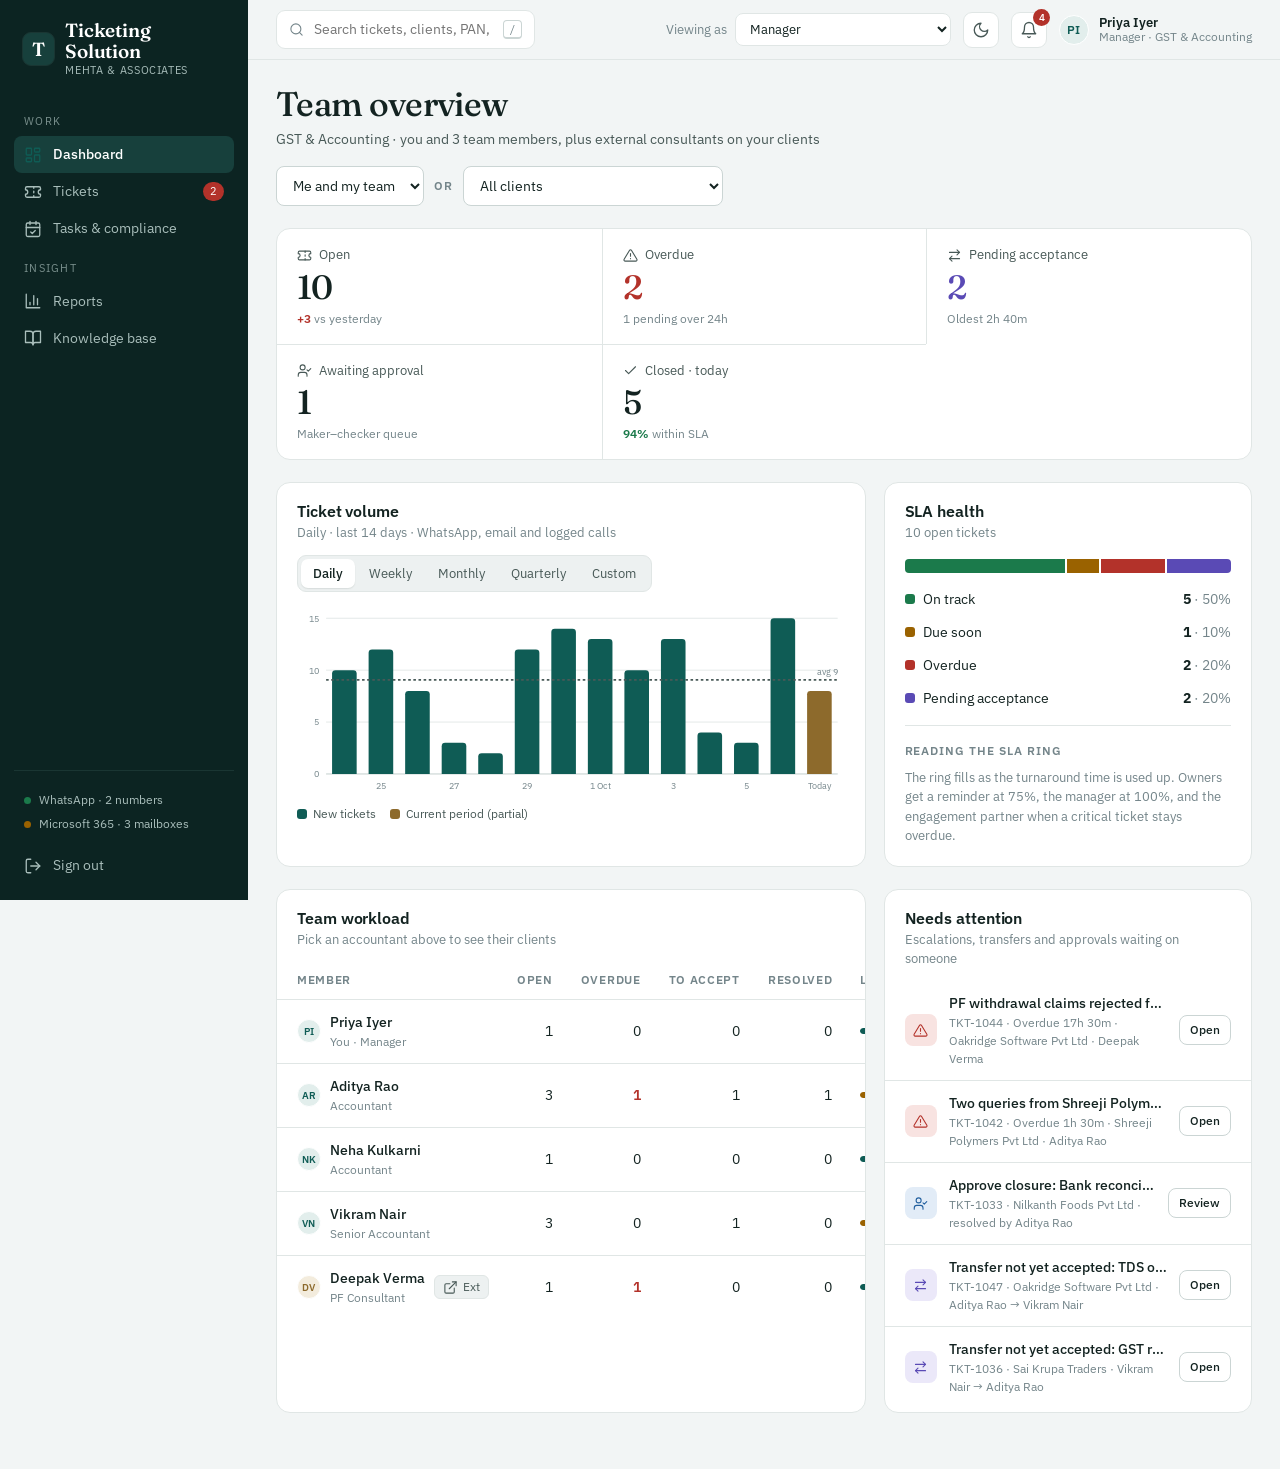
<file: qms-ui/index.html>
<!DOCTYPE html>
<html lang="en">
<head>
<meta charset="UTF-8">
<meta name="viewport" content="width=device-width, initial-scale=1, viewport-fit=cover">
<title>Ticketing Solution</title>
<link rel="preconnect" href="https://fonts.googleapis.com">
<link rel="preconnect" href="https://fonts.gstatic.com" crossorigin>
<link rel="stylesheet" href="https://fonts.googleapis.com/css2?family=Fraunces:opsz,wght@9..144,400;9..144,500;9..144,600&family=IBM+Plex+Mono:wght@400;500&family=IBM+Plex+Sans:wght@400;500;600&display=swap">
<link rel="stylesheet" href="assets/css/tokens.css">
<link rel="stylesheet" href="assets/css/app.css">
</head>
<body>
<div id="app"></div>
<script src="assets/js/data.js"></script>
<script src="assets/js/icons.js"></script>
<script src="assets/js/core.js"></script>
<script src="assets/js/views.js"></script>
<script src="assets/js/app.js"></script>
</body>
</html>
</file>
<file: qms-ui/assets/css/tokens.css>
/* =====================================================================
   Ticketing Solution — design tokens
   Layout concept: a quiet ink-teal "ledger" shell (fixed sidebar + work
   canvas) where colour is reserved for SLA state, so overdue work is the
   loudest thing on any screen.
   All colours are tokens. Light values on :root, dark values redefined
   for prefers-color-scheme and for an explicit [data-theme="dark"].
   ===================================================================== */

:root {
  /* Neutrals — cool porcelain with a slight teal bias */
  --bg: #f2f5f5;
  --surface: #ffffff;
  --surface-2: #f7f9f9;
  --surface-3: #edf1f1;
  --line: #e0e6e5;
  --line-strong: #cbd5d4;
  --ink: #132321;
  --ink-2: #485957;
  --ink-3: #74858a;

  /* Brand — ledger teal, with brass used sparingly for "Key" tier & highlights */
  --brand: #0f5c55;
  --brand-hover: #0b4a44;
  --brand-ink: #ffffff;
  --brand-soft: #e2eeec;
  --brass: #8d6a2c;
  --brass-soft: #f3ecdd;

  /* Sidebar */
  --side: #0c2422;
  --side-ink: #a9bebb;
  --side-ink-strong: #ffffff;
  --side-active: #17403c;
  --side-line: #1a3633;

  /* Semantic / SLA state (never reused as series colours) */
  --ok: #1b7a4b;       --ok-soft: #e2f2e9;
  --warn: #9a6200;     --warn-soft: #faefd7;
  --crit: #b3322a;     --crit-soft: #f8e3e1;
  --pend: #5a4ab5;     --pend-soft: #ebe8f9;
  --info: #23609f;     --info-soft: #e2ecf7;
  --mute: #6c7b7a;     --mute-soft: #eceff0;

  /* Channels */
  --wa: #128c5a;
  --mail: #23609f;
  --phone: #8d6a2c;

  /* Type */
  --font-display: "Fraunces", "Iowan Old Style", Georgia, serif;
  --font-body: "IBM Plex Sans", "Segoe UI", system-ui, -apple-system, sans-serif;
  --font-mono: "IBM Plex Mono", ui-monospace, "SFMono-Regular", Menlo, monospace;

  --fs-xs: 0.75rem;   /* 12 */
  --fs-sm: 0.8125rem; /* 13 */
  --fs-md: 0.875rem;  /* 14 */
  --fs-lg: 1rem;      /* 16 */
  --fs-xl: 1.25rem;   /* 20 */
  --fs-2xl: 1.625rem; /* 26 */
  --fs-3xl: 2.125rem; /* 34 */

  /* Space / shape */
  --r-sm: 6px;
  --r-md: 10px;
  --r-lg: 14px;
  --shadow-1: 0 1px 2px rgba(15, 40, 38, .06), 0 1px 1px rgba(15, 40, 38, .04);
  --shadow-pop: 0 12px 32px rgba(10, 30, 28, .16), 0 2px 6px rgba(10, 30, 28, .08);
  --scrim: rgba(8, 20, 19, .45);
  --side-w: 248px;
}

@media (prefers-color-scheme: dark) {
  :root:not([data-theme="light"]) {
    --bg: #0c1514; --surface: #121f1e; --surface-2: #172725; --surface-3: #1c2f2d;
    --line: #223533; --line-strong: #2e4643;
    --ink: #e4eeec; --ink-2: #a3b6b3; --ink-3: #74898a;
    --brand: #4fb0a3; --brand-hover: #6cc2b6; --brand-ink: #04201d; --brand-soft: #143a36;
    --brass: #d2ab63; --brass-soft: #362c18;
    --side: #08100f; --side-ink: #8fa6a3; --side-ink-strong: #ffffff; --side-active: #15302d; --side-line: #142624;
    --ok: #4cc488; --ok-soft: #11301f;
    --warn: #e2a843; --warn-soft: #33270e;
    --crit: #ef7b70; --crit-soft: #3b1714;
    --pend: #a597f2; --pend-soft: #241f45;
    --info: #78aef0; --info-soft: #132a44;
    --mute: #8a9b9a; --mute-soft: #1d2b2a;
    --wa: #4cc488; --mail: #78aef0; --phone: #d2ab63;
    --shadow-1: 0 1px 2px rgba(0,0,0,.3);
    --shadow-pop: 0 12px 32px rgba(0,0,0,.5), 0 2px 6px rgba(0,0,0,.3);
    --scrim: rgba(0, 0, 0, .6);
    color-scheme: dark;
  }
}

:root[data-theme="dark"] {
  --bg: #0c1514; --surface: #121f1e; --surface-2: #172725; --surface-3: #1c2f2d;
  --line: #223533; --line-strong: #2e4643;
  --ink: #e4eeec; --ink-2: #a3b6b3; --ink-3: #74898a;
  --brand: #4fb0a3; --brand-hover: #6cc2b6; --brand-ink: #04201d; --brand-soft: #143a36;
  --brass: #d2ab63; --brass-soft: #362c18;
  --side: #08100f; --side-ink: #8fa6a3; --side-ink-strong: #ffffff; --side-active: #15302d; --side-line: #142624;
  --ok: #4cc488; --ok-soft: #11301f;
  --warn: #e2a843; --warn-soft: #33270e;
  --crit: #ef7b70; --crit-soft: #3b1714;
  --pend: #a597f2; --pend-soft: #241f45;
  --info: #78aef0; --info-soft: #132a44;
  --mute: #8a9b9a; --mute-soft: #1d2b2a;
  --wa: #4cc488; --mail: #78aef0; --phone: #d2ab63;
  --shadow-1: 0 1px 2px rgba(0,0,0,.3);
  --shadow-pop: 0 12px 32px rgba(0,0,0,.5), 0 2px 6px rgba(0,0,0,.3);
  --scrim: rgba(0, 0, 0, .6);
  color-scheme: dark;
}
</file>
<file: qms-ui/assets/css/app.css>
/* =====================================================================
   Ticketing Solution — component styles
   Naming: block__element--modifier. Every colour comes from tokens.css.
   ===================================================================== */

*, *::before, *::after { box-sizing: border-box; }
html, body { height: 100%; }
body {
  margin: 0;
  background: var(--bg);
  color: var(--ink);
  font-family: var(--font-body);
  font-size: var(--fs-md);
  line-height: 1.5;
  -webkit-font-smoothing: antialiased;
}
h1, h2, h3, h4 { margin: 0; text-wrap: balance; }
p { margin: 0; }
a { color: var(--brand); text-decoration: none; }
a:hover { text-decoration: underline; }
button, input, select, textarea { font: inherit; color: inherit; }
:focus-visible { outline: 2px solid var(--brand); outline-offset: 2px; border-radius: 4px; }
.mono { font-family: var(--font-mono); font-size: .92em; letter-spacing: -.01em; }
.num { font-variant-numeric: tabular-nums; }
.muted { color: var(--ink-3); }
.ink-2 { color: var(--ink-2); }
.eyebrow { font-size: var(--fs-xs); font-weight: 600; letter-spacing: .08em; text-transform: uppercase; color: var(--ink-3); }
.sr-only { position: absolute; width: 1px; height: 1px; overflow: hidden; clip: rect(0 0 0 0); white-space: nowrap; }
.icon { width: 18px; height: 18px; flex: none; stroke: currentColor; fill: none; stroke-width: 1.75; stroke-linecap: round; stroke-linejoin: round; }
.icon--sm { width: 15px; height: 15px; }
.icon--xs { width: 12px; height: 12px; }
.icon--lg { width: 22px; height: 22px; }

/* ---------- Shell ---------- */
#app { min-height: 100%; }
.shell { display: grid; grid-template-columns: var(--side-w) minmax(0, 1fr); min-height: 100%; }
.sidebar {
  position: sticky; top: 0; height: 100vh; overflow-y: auto;
  background: var(--side); color: var(--side-ink);
  display: flex; flex-direction: column; gap: 4px;
  padding: calc(18px + env(safe-area-inset-top, 0px)) 14px 16px;
}
.brand { display: flex; align-items: center; gap: 10px; padding: 2px 8px 18px; }
.brand__mark {
  width: 34px; height: 34px; border-radius: 9px; display: grid; place-items: center;
  background: var(--side-active); color: var(--side-ink-strong);
  font-family: var(--font-display); font-weight: 600; font-size: 19px; border: 1px solid var(--side-line);
}
.brand__name { font-family: var(--font-display); font-size: 19px; font-weight: 600; color: var(--side-ink-strong); letter-spacing: -.01em; line-height: 1.1; }
.brand__sub { font-size: 11px; color: var(--side-ink); letter-spacing: .06em; text-transform: uppercase; }
.nav__group { font-size: 10.5px; letter-spacing: .12em; text-transform: uppercase; color: var(--side-ink); opacity: .7; padding: 14px 10px 6px; }
.nav__item {
  display: flex; align-items: center; gap: 11px; width: 100%;
  padding: 8px 10px; border-radius: 8px; border: 0; background: none; cursor: pointer;
  color: var(--side-ink); font-size: var(--fs-md); text-align: left; text-decoration: none;
}
.nav__item:hover { background: var(--side-active); color: var(--side-ink-strong); text-decoration: none; }
.nav__item.is-active { background: var(--side-active); color: var(--side-ink-strong); font-weight: 500; }
.nav__item.is-active .icon { color: var(--brand); }
.nav__count { margin-left: auto; font-size: 11px; font-variant-numeric: tabular-nums; padding: 1px 7px; border-radius: 99px; background: var(--side-line); color: var(--side-ink-strong); }
.nav__count--alert { background: var(--crit); color: #fff; }
.sidebar__foot { margin-top: auto; padding-top: 14px; border-top: 1px solid var(--side-line); display: grid; gap: 8px; }
.channel-health { display: grid; gap: 6px; padding: 6px 10px; font-size: 12px; }
.channel-health__row { display: flex; align-items: center; gap: 8px; }
.dot { width: 7px; height: 7px; border-radius: 50%; background: var(--ok); flex: none; }
.dot--warn { background: var(--warn); } .dot--off { background: var(--mute); }

.main { min-width: 0; display: flex; flex-direction: column; }
.topbar {
  position: sticky; top: env(safe-area-inset-top, 0px); z-index: 20;
  display: flex; align-items: center; gap: 12px;
  padding: 10px 28px; background: color-mix(in srgb, var(--bg) 88%, transparent);
  backdrop-filter: blur(8px); border-bottom: 1px solid var(--line);
}
.topbar .topbar__menu { display: none; }
.search {
  flex: 1; max-width: 520px; display: flex; align-items: center; gap: 8px;
  background: var(--surface); border: 1px solid var(--line); border-radius: 9px; padding: 7px 12px; color: var(--ink-3);
}
.search input { border: 0; outline: 0; background: none; flex: 1; min-width: 0; color: var(--ink); }
.kbd { font-family: var(--font-mono); font-size: 11px; border: 1px solid var(--line-strong); border-bottom-width: 2px; border-radius: 4px; padding: 0 5px; color: var(--ink-3); }
.topbar__spacer { flex: 1; }
.role-switch { display: flex; align-items: center; gap: 8px; font-size: var(--fs-sm); color: var(--ink-3); }
.role-switch select { border: 1px solid var(--line); background: var(--surface); border-radius: 8px; padding: 6px 28px 6px 10px; color: var(--ink); }
.iconbtn {
  position: relative; display: inline-grid; place-items: center; width: 36px; height: 36px; border-radius: 9px;
  border: 1px solid var(--line); background: var(--surface); color: var(--ink-2); cursor: pointer;
}
.iconbtn:hover { color: var(--ink); border-color: var(--line-strong); }
.iconbtn__badge { position: absolute; top: -4px; right: -4px; min-width: 17px; height: 17px; border-radius: 99px; background: var(--crit); color: #fff; font-size: 10px; display: grid; place-items: center; padding: 0 4px; font-weight: 600; }
.me { display: flex; align-items: center; gap: 10px; }
.me__text { line-height: 1.2; }
.me__name { font-weight: 600; font-size: var(--fs-sm); }
.me__role { font-size: 11.5px; color: var(--ink-3); }

.page { padding: 26px 28px 56px; display: grid; gap: 22px; align-content: start; min-width: 0; }
.page-head { display: flex; align-items: flex-end; justify-content: space-between; gap: 16px; flex-wrap: wrap; }
.page-head__title { font-family: var(--font-display); font-size: var(--fs-3xl); font-weight: 500; letter-spacing: -.02em; line-height: 1.1; }
.page-head__sub { color: var(--ink-2); margin-top: 6px; max-width: 70ch; }
.page-head__actions { display: flex; gap: 8px; flex-wrap: wrap; align-items: center; }
.crumbs { display: flex; gap: 6px; align-items: center; font-size: var(--fs-sm); color: var(--ink-3); margin-bottom: 8px; }
.crumbs a { color: var(--ink-3); }

/* ---------- Buttons & form ---------- */
.btn {
  display: inline-flex; align-items: center; justify-content: center; gap: 7px; white-space: nowrap;
  padding: 8px 14px; border-radius: 8px; border: 1px solid var(--line-strong);
  background: var(--surface); color: var(--ink); font-weight: 500; font-size: var(--fs-sm); cursor: pointer;
}
.btn:hover { border-color: var(--ink-3); text-decoration: none; }
.btn--primary { background: var(--brand); border-color: var(--brand); color: var(--brand-ink); }
.btn--primary:hover { background: var(--brand-hover); border-color: var(--brand-hover); }
.btn--ghost { background: none; border-color: transparent; color: var(--ink-2); }
.btn--ghost:hover { background: var(--surface-3); border-color: transparent; }
.btn--danger { color: var(--crit); }
.btn--ok { background: var(--ok); border-color: var(--ok); color: var(--surface); }
.btn--sm { padding: 5px 10px; font-size: var(--fs-xs); }
.btn--block { width: 100%; }
.btn[disabled] { opacity: .5; cursor: not-allowed; }

.field { display: grid; gap: 6px; }
.field__label { font-size: var(--fs-sm); font-weight: 500; color: var(--ink-2); }
.field__hint { font-size: var(--fs-xs); color: var(--ink-3); }
.input, .select, .textarea {
  width: 100%; padding: 9px 12px; border-radius: 8px; border: 1px solid var(--line-strong);
  background: var(--surface); color: var(--ink); outline: none;
}
.input:focus, .select:focus, .textarea:focus { border-color: var(--brand); box-shadow: 0 0 0 3px var(--brand-soft); }
.textarea { min-height: 96px; resize: vertical; line-height: 1.5; }
.form-grid { display: grid; grid-template-columns: repeat(2, minmax(0, 1fr)); gap: 14px; }
.form-grid .span-2 { grid-column: 1 / -1; }
.check { display: flex; gap: 10px; align-items: flex-start; font-size: var(--fs-sm); color: var(--ink-2); cursor: pointer; }
.check input { margin-top: 3px; accent-color: var(--brand); }

.switch { position: relative; width: 36px; height: 20px; flex: none; }
.switch input { opacity: 0; width: 100%; height: 100%; position: absolute; margin: 0; cursor: pointer; z-index: 1; }
.switch span { position: absolute; inset: 0; background: var(--line-strong); border-radius: 99px; transition: background .15s; }
.switch span::after { content: ""; position: absolute; top: 2px; left: 2px; width: 16px; height: 16px; border-radius: 50%; background: var(--surface); box-shadow: var(--shadow-1); transition: transform .15s; }
.switch input:checked + span { background: var(--brand); }
.switch input:checked + span::after { transform: translateX(16px); }
.switch input:disabled + span { opacity: .5; }

.segmented { max-width: 100%; overflow-x: auto; display: inline-flex; padding: 3px; gap: 2px; background: var(--surface-3); border-radius: 9px; border: 1px solid var(--line); }
.segmented button { border: 0; background: none; padding: 5px 12px; border-radius: 7px; font-size: var(--fs-sm); color: var(--ink-2); cursor: pointer; }
.segmented button.is-active { background: var(--surface); color: var(--ink); box-shadow: var(--shadow-1); font-weight: 500; }

.period { display: flex; flex-wrap: wrap; align-items: center; gap: 8px; }
.period__date .input { width: auto; padding: 6px 10px; font-size: var(--fs-sm); }
.filterbar { display: flex; flex-wrap: wrap; gap: 8px; align-items: center; }
.chip {
  display: inline-flex; align-items: center; gap: 6px; padding: 5px 11px; border-radius: 99px;
  border: 1px solid var(--line-strong); background: var(--surface); font-size: var(--fs-sm); color: var(--ink-2); cursor: pointer;
}
.chip:hover { border-color: var(--ink-3); }
.chip.is-active { background: var(--ink); color: var(--surface); border-color: var(--ink); }
.chip__n { font-variant-numeric: tabular-nums; opacity: .7; }

/* ---------- Pills / badges ---------- */
.pill {
  display: inline-flex; align-items: center; gap: 6px; padding: 2px 9px; border-radius: 99px;
  font-size: var(--fs-xs); font-weight: 500; white-space: nowrap; line-height: 1.6;
  background: var(--mute-soft); color: var(--mute);
}
.pill::before { content: ""; width: 6px; height: 6px; border-radius: 50%; background: currentColor; }
.pill--plain::before { display: none; }
.pill--ok { background: var(--ok-soft); color: var(--ok); }
.pill--warn { background: var(--warn-soft); color: var(--warn); }
.pill--crit { background: var(--crit-soft); color: var(--crit); }
.pill--pend { background: var(--pend-soft); color: var(--pend); }
.pill--info { background: var(--info-soft); color: var(--info); }
.pill--brand { background: var(--brand-soft); color: var(--brand); }
.tier { display: inline-flex; align-items: center; gap: 4px; padding: 1px 7px; border-radius: 5px; font-size: 11px; font-weight: 600; letter-spacing: .04em; text-transform: uppercase; border: 1px solid var(--line-strong); color: var(--ink-2); }
.tier--key { border-color: var(--brass); color: var(--brass); background: var(--brass-soft); }
.tier--retainer { border-color: var(--brand); color: var(--brand); background: var(--brand-soft); }
.tag { display: inline-flex; align-items: center; gap: 5px; padding: 2px 8px; border-radius: 6px; font-size: var(--fs-xs); background: var(--surface-3); color: var(--ink-2); border: 1px solid var(--line); white-space: nowrap; }
.prio { display: inline-flex; align-items: center; gap: 5px; font-size: var(--fs-xs); font-weight: 500; color: var(--ink-2); }
.prio__bars { display: inline-flex; gap: 2px; align-items: flex-end; }
.prio__bars i { width: 3px; border-radius: 1px; background: var(--line-strong); }
.prio__bars i:nth-child(1) { height: 6px; } .prio__bars i:nth-child(2) { height: 9px; } .prio__bars i:nth-child(3) { height: 12px; }
.prio--high .prio__bars i { background: var(--crit); }
.prio--med .prio__bars i:nth-child(-n+2) { background: var(--warn); }
.prio--low .prio__bars i:nth-child(1) { background: var(--ink-3); }

.channel { display: inline-flex; align-items: center; gap: 5px; font-size: var(--fs-xs); color: var(--ink-2); white-space: nowrap; }
.channel--wa .icon { color: var(--wa); } .channel--mail .icon { color: var(--mail); } .channel--phone .icon { color: var(--phone); }

/* Avatar */
.av {
  width: 30px; height: 30px; border-radius: 50%; display: inline-grid; place-items: center; flex: none;
  font-size: 11.5px; font-weight: 600; letter-spacing: .02em;
  background: var(--brand-soft); color: var(--brand); border: 1px solid var(--surface);
}
.av--sm { width: 24px; height: 24px; font-size: 10px; }
.av--lg { width: 40px; height: 40px; font-size: 14px; }
.av--ext { background: var(--brass-soft); color: var(--brass); }
.av-stack { display: inline-flex; }
.av-stack .av + .av { margin-left: -8px; }
.person { display: flex; align-items: center; gap: 9px; min-width: 0; }
.person__name, .person__meta { display: block; }
.person__name { font-weight: 500; white-space: nowrap; overflow: hidden; text-overflow: ellipsis; }
.person__meta { font-size: var(--fs-xs); color: var(--ink-3); }

/* ---------- SLA ring (visual cue for #18) ---------- */
.sla { display: inline-flex; align-items: center; gap: 9px; white-space: nowrap; }
.sla__ring { width: 26px; height: 26px; flex: none; transform: rotate(-90deg); }
.sla__track { stroke: var(--line); fill: none; stroke-width: 4; }
.sla__val { fill: none; stroke-width: 4; stroke-linecap: round; }
.sla--ok .sla__val { stroke: var(--ok); }
.sla--warn .sla__val { stroke: var(--warn); }
.sla--crit .sla__val { stroke: var(--crit); }
.sla--pend .sla__val { stroke: var(--pend); }
.sla--done .sla__val { stroke: var(--ink-3); }
.sla__text { display: grid; line-height: 1.25; }
.sla__main { font-size: var(--fs-sm); font-weight: 500; font-variant-numeric: tabular-nums; }
.sla--crit .sla__main { color: var(--crit); }
.sla--warn .sla__main { color: var(--warn); }
.sla__sub { font-size: 11.5px; color: var(--ink-3); font-variant-numeric: tabular-nums; }

/* ---------- Panels / cards ---------- */
.panel { background: var(--surface); border: 1px solid var(--line); border-radius: var(--r-lg); min-width: 0; }
.panel__head { display: flex; align-items: center; justify-content: space-between; gap: 12px; padding: 16px 20px 0; flex-wrap: wrap; }
.panel__title { font-size: var(--fs-lg); font-weight: 600; letter-spacing: -.005em; }
.panel__sub { font-size: var(--fs-sm); color: var(--ink-3); }
.panel__body { padding: 16px 20px 20px; }
.panel__body--flush { padding: 12px 0 4px; }
.panel--tint { background: var(--surface-2); }

.grid { display: grid; gap: 18px; }
.grid--2 { grid-template-columns: repeat(2, minmax(0, 1fr)); }
.grid--3 { grid-template-columns: repeat(3, minmax(0, 1fr)); }
.grid--main-side { grid-template-columns: minmax(0, 1fr) 360px; align-items: start; }
.grid--wide-narrow { grid-template-columns: minmax(0, 1.6fr) minmax(0, 1fr); }
.stack { display: grid; gap: 12px; }
.row { display: flex; align-items: center; gap: 10px; flex-wrap: wrap; }
.row--between { justify-content: space-between; }

/* KPI strip */
.kpis { display: grid; grid-template-columns: repeat(5, minmax(0, 1fr)); background: var(--surface); border: 1px solid var(--line); border-radius: var(--r-lg); }
.kpi { padding: 16px 20px; border-left: 1px solid var(--line); display: grid; gap: 4px; cursor: pointer; background: none; border-top: 0; border-right: 0; border-bottom: 0; text-align: left; }
.kpi:first-child { border-left: 0; }
.kpi:hover { background: var(--surface-2); }
.kpi__label { display: flex; align-items: center; gap: 7px; font-size: var(--fs-sm); color: var(--ink-2); }
.kpi__value { font-family: var(--font-display); font-size: 2.1rem; font-weight: 500; letter-spacing: -.02em; line-height: 1.1; font-variant-numeric: tabular-nums lining-nums; }
.kpi__delta { font-size: var(--fs-xs); color: var(--ink-3); font-variant-numeric: tabular-nums; }
.kpi__delta b { font-weight: 600; }
.kpi--crit .kpi__value { color: var(--crit); }
.kpi--pend .kpi__value { color: var(--pend); }
.up-bad { color: var(--crit); } .down-good { color: var(--ok); }

/* ---------- Tables ---------- */
.table-wrap { overflow-x: auto; }
.table { width: 100%; border-collapse: collapse; font-size: var(--fs-md); }
.table th {
  text-align: left; font-size: 11.5px; font-weight: 600; letter-spacing: .06em; text-transform: uppercase; color: var(--ink-3);
  padding: 10px 14px; border-bottom: 1px solid var(--line); white-space: nowrap; background: var(--surface);
}
.table td { padding: 12px 14px; border-bottom: 1px solid var(--line); vertical-align: middle; }
.table tr:last-child td { border-bottom: 0; }
.table tbody tr.is-link { cursor: pointer; }
.table tbody tr.is-link:hover td { background: var(--surface-2); }
.table th:first-child, .table td:first-child { padding-left: 20px; }
.table th:last-child, .table td:last-child { padding-right: 20px; }
.table .t-right { text-align: right; }
.t-title { font-weight: 500; color: var(--ink); min-width: 220px; max-width: 380px; }
.t-title small { display: block; font-weight: 400; color: var(--ink-3); font-size: var(--fs-xs); margin-top: 2px; }
.tkt-no { display: inline-block; font-family: var(--font-mono); font-size: var(--fs-sm); font-weight: 500; color: var(--ink); background: var(--surface-3); border: 1px solid var(--line); border-radius: 6px; padding: 2px 8px; white-space: nowrap; letter-spacing: -.01em; }
.tkt-no--sub { font-size: var(--fs-xs); color: var(--ink-2); margin-left: 14px; }
.tkt-no--sm { font-size: var(--fs-xs); }
.tkt-no--lg { font-size: var(--fs-md); padding: 3px 10px; background: var(--brand-soft); color: var(--brand); border-color: transparent; }
.group-label { display: inline-flex; align-items: center; gap: 4px; font-size: 11px; font-weight: 600; letter-spacing: .04em; text-transform: uppercase; color: var(--brass); }
.attn-top { display: none; }
.select:disabled { background: var(--surface-3); color: var(--ink-2); cursor: not-allowed; opacity: 1; }
.or-sep { font-size: var(--fs-xs); font-weight: 600; letter-spacing: .08em; text-transform: uppercase; color: var(--ink-3); padding: 0 2px; }
.group-row td { background: var(--surface-2); }
.group-row .group-toggle { display: inline-flex; align-items: center; gap: 8px; border: 0; background: none; padding: 0; cursor: pointer; font-weight: 600; font-size: var(--fs-md); color: var(--ink); text-align: left; }
.group-row .group-toggle .icon { transition: transform .15s; color: var(--ink-3); }
.group-row.is-collapsed .group-toggle .icon { transform: rotate(-90deg); }
.child-row td:first-child { padding-left: 46px; }
.child-row .t-title { position: relative; }
.child-row .t-title::before { content: "└"; position: absolute; left: -18px; top: 0; color: var(--ink-3); font-weight: 400; }
.section-row td { background: var(--surface-2); font-size: var(--fs-xs); font-weight: 600; letter-spacing: .06em; text-transform: uppercase; color: var(--ink-3); padding-top: 9px; padding-bottom: 9px; }
.t-id { font-family: var(--font-mono); font-size: var(--fs-xs); color: var(--ink-3); white-space: nowrap; }
.sub-row td { background: var(--surface-2); }
.sub-row .t-title { padding-left: 18px; position: relative; }
.sub-row .t-title::before { content: "↳"; position: absolute; left: 0; color: var(--ink-3); }

.meter { height: 6px; border-radius: 99px; background: var(--surface-3); overflow: hidden; min-width: 60px; }
.meter > i { display: block; height: 100%; border-radius: 99px; background: var(--brand); }
.meter--warn > i { background: var(--warn); } .meter--crit > i { background: var(--crit); }

/* ---------- Tabs ---------- */
.tabs { display: flex; gap: 4px; border-bottom: 1px solid var(--line); overflow-x: auto; }
.tab { border: 0; background: none; padding: 10px 12px; font-size: var(--fs-md); color: var(--ink-2); cursor: pointer; border-bottom: 2px solid transparent; margin-bottom: -1px; white-space: nowrap; display: inline-flex; gap: 7px; align-items: center; }
.tab:hover { color: var(--ink); }
.tab.is-active { color: var(--ink); border-bottom-color: var(--brand); font-weight: 500; }
.tab__n { font-size: 11px; padding: 0 6px; border-radius: 99px; background: var(--surface-3); color: var(--ink-2); font-variant-numeric: tabular-nums; }

/* ---------- Charts ---------- */
.chart { width: 100%; min-width: 480px; display: block; overflow: visible; }
.chart text { fill: var(--ink-3); font-size: 11px; font-family: var(--font-body); }
.chart .grid-line { stroke: var(--line); stroke-width: 1; }
.chart .axis-line { stroke: var(--line-strong); stroke-width: 1; }
.chart .bar { fill: var(--brand); }
.chart .bar--today { fill: var(--brass); }
.chart .bar:hover, .chart .hit:hover + .bar { opacity: .8; }
.chart .hit { fill: transparent; cursor: pointer; }
.chart .line { fill: none; stroke: var(--ink-2); stroke-width: 2; stroke-dasharray: 3 3; }
.legend { display: flex; flex-wrap: wrap; gap: 14px; font-size: var(--fs-xs); color: var(--ink-2); }
.legend__sw { display: inline-block; width: 10px; height: 10px; border-radius: 3px; margin-right: 6px; vertical-align: -1px; }
.stackbar { display: flex; height: 14px; gap: 2px; border-radius: 4px; overflow: hidden; }
.stackbar > i { display: block; height: 100%; }
.hbar { display: grid; grid-template-columns: 140px minmax(0, 1fr) 54px; align-items: center; gap: 12px; font-size: var(--fs-sm); }
.hbar__track { height: 10px; background: var(--surface-3); border-radius: 0 4px 4px 0; }
.hbar__fill { height: 100%; background: var(--brand); border-radius: 0 4px 4px 0; }
.hbar__fill--warn { background: var(--warn); }
.hbar__label { white-space: nowrap; overflow: hidden; text-overflow: ellipsis; color: var(--ink-2); }
.hbar__val { text-align: right; font-variant-numeric: tabular-nums; font-weight: 500; }
.tooltip {
  position: fixed; z-index: 100; pointer-events: none; background: var(--ink); color: var(--surface);
  padding: 7px 10px; border-radius: 7px; font-size: var(--fs-xs); box-shadow: var(--shadow-pop); max-width: 240px; line-height: 1.4;
}

/* ---------- Attention list ---------- */
.alist { display: grid; }
.alist__item { display: grid; grid-template-columns: auto minmax(0, 1fr) auto; gap: 12px; align-items: center; padding: 12px 20px; border-top: 1px solid var(--line); cursor: pointer; }
.alist__item:first-child { border-top: 0; }
.alist__item:hover { background: var(--surface-2); }
.alist__item.no-link { cursor: default; }
.alist__item.no-link:hover { background: none; }
.alist__item.no-link .btn { display: none; }
.kpi.no-link { cursor: default; }
.kpi.no-link:hover { background: none; }
.alist__icon { width: 32px; height: 32px; border-radius: 8px; display: grid; place-items: center; }
.alist__icon--crit { background: var(--crit-soft); color: var(--crit); }
.alist__icon--pend { background: var(--pend-soft); color: var(--pend); }
.alist__icon--warn { background: var(--warn-soft); color: var(--warn); }
.alist__icon--info { background: var(--info-soft); color: var(--info); }
.alist__title { font-weight: 500; white-space: nowrap; overflow: hidden; text-overflow: ellipsis; }
.alist__meta { font-size: var(--fs-xs); color: var(--ink-3); }

/* ---------- Ticket detail ---------- */
.stepper { display: flex; align-items: center; gap: 0; overflow-x: auto; padding: 2px 0; }
.step { display: flex; align-items: center; gap: 8px; font-size: var(--fs-sm); color: var(--ink-3); white-space: nowrap; }
.step__dot { width: 22px; height: 22px; border-radius: 50%; display: grid; place-items: center; border: 1.5px solid var(--line-strong); background: var(--surface); font-size: 11px; }
.step.is-done { color: var(--ink-2); }
.step.is-done .step__dot { background: var(--brand); border-color: var(--brand); color: var(--brand-ink); }
.step.is-current { color: var(--ink); font-weight: 600; }
.step.is-current .step__dot { border-color: var(--brand); box-shadow: 0 0 0 4px var(--brand-soft); }
.step__line { width: 34px; height: 1.5px; background: var(--line-strong); margin: 0 10px; flex: none; }
.step__line.is-done { background: var(--brand); }

.banner { display: flex; gap: 14px; align-items: flex-start; padding: 14px 16px; border-radius: var(--r-md); border: 1px solid; }
.banner--pend { background: var(--pend-soft); border-color: color-mix(in srgb, var(--pend) 30%, transparent); }
.banner--pend .banner__icon { color: var(--pend); }
.banner--crit { background: var(--crit-soft); border-color: color-mix(in srgb, var(--crit) 30%, transparent); }
.banner--crit .banner__icon { color: var(--crit); }
.banner--info { background: var(--info-soft); border-color: color-mix(in srgb, var(--info) 30%, transparent); }
.banner--info .banner__icon { color: var(--info); }
.banner--ok { background: var(--ok-soft); border-color: color-mix(in srgb, var(--ok) 30%, transparent); }
.banner--ok .banner__icon { color: var(--ok); }
.banner__body { flex: 1 1 260px; min-width: 0; display: grid; gap: 3px; }
.banner__title { font-weight: 600; }
.banner__text { font-size: var(--fs-sm); color: var(--ink-2); }
.banner__actions { display: flex; gap: 8px; flex-wrap: wrap; align-self: center; }

.thread { display: grid; gap: 14px; }
.msg { display: grid; grid-template-columns: auto minmax(0, 1fr); gap: 12px; }
.msg__bubble { border: 1px solid var(--line); border-radius: 4px 12px 12px 12px; padding: 12px 14px; background: var(--surface); }
.msg--team .msg__bubble { background: var(--brand-soft); border-color: transparent; }
.msg--note .msg__bubble { background: var(--brass-soft); border-color: transparent; }
.msg--system { grid-template-columns: 1fr; }
.msg--system .msg__bubble { background: none; border: 1px dashed var(--line-strong); color: var(--ink-3); font-size: var(--fs-sm); border-radius: 10px; padding: 8px 12px; display: flex; gap: 8px; align-items: center; }
.msg__head { display: flex; gap: 8px; align-items: baseline; flex-wrap: wrap; margin-bottom: 4px; }
.msg__who { font-weight: 600; font-size: var(--fs-sm); }
.msg__when { font-size: var(--fs-xs); color: var(--ink-3); }
.msg__text { white-space: pre-line; }
.attach { display: inline-flex; align-items: center; gap: 8px; padding: 6px 10px; border: 1px solid var(--line); border-radius: 8px; font-size: var(--fs-xs); background: var(--surface); margin-top: 8px; margin-right: 6px; }

.composer { border: 1px solid var(--line-strong); border-radius: var(--r-md); background: var(--surface); overflow: hidden; }
.composer__tabs { display: flex; gap: 2px; padding: 6px 6px 0; border-bottom: 1px solid var(--line); background: var(--surface-2); }
.composer__tab { border: 0; background: none; padding: 7px 12px; font-size: var(--fs-sm); color: var(--ink-3); cursor: pointer; border-radius: 7px 7px 0 0; }
.composer__tab.is-active { background: var(--surface); color: var(--ink); font-weight: 500; box-shadow: 0 1px 0 var(--surface); }
.composer textarea { border: 0; width: 100%; min-height: 92px; padding: 12px 14px; resize: vertical; outline: none; background: var(--surface); }
.composer__foot { display: flex; justify-content: space-between; align-items: center; gap: 10px; padding: 8px 10px 10px 14px; flex-wrap: wrap; }

.dl { display: grid; grid-template-columns: 130px minmax(0, 1fr); gap: 10px 14px; font-size: var(--fs-sm); }
.dl dt { color: var(--ink-3); }
.dl dd { margin: 0; min-width: 0; }

.timeline { display: grid; gap: 0; position: relative; }
.tl { display: grid; grid-template-columns: 18px minmax(0, 1fr); gap: 12px; padding-bottom: 14px; position: relative; }
.tl::before { content: ""; position: absolute; left: 8px; top: 16px; bottom: 0; width: 1.5px; background: var(--line); }
.tl:last-child::before { display: none; }
.tl__dot { width: 11px; height: 11px; border-radius: 50%; margin: 5px 0 0 3px; background: var(--surface); border: 2px solid var(--ink-3); z-index: 1; }
.tl__dot--brand { border-color: var(--brand); background: var(--brand); }
.tl__dot--pend { border-color: var(--pend); }
.tl__dot--crit { border-color: var(--crit); background: var(--crit); }
.tl__text { font-size: var(--fs-sm); }
.tl__meta { font-size: var(--fs-xs); color: var(--ink-3); }

.ladder { display: grid; gap: 0; }
.ladder__step { display: grid; grid-template-columns: 30px minmax(0, 1fr) auto; gap: 12px; align-items: center; padding: 10px 0; border-top: 1px solid var(--line); }
.ladder__step:first-child { border-top: 0; }
.ladder__n { width: 26px; height: 26px; border-radius: 50%; display: grid; place-items: center; background: var(--surface-3); font-size: 12px; font-weight: 600; color: var(--ink-2); }
.ladder__step.is-now .ladder__n { background: var(--crit); color: #fff; }
.ladder__step.is-done .ladder__n { background: var(--brand); color: var(--brand-ink); }

/* ---------- Multi-department parts ---------- */
.dept-grid { display: grid; grid-template-columns: repeat(auto-fill, minmax(220px, 1fr)); gap: 12px; }
.dept-card { display: grid; gap: 10px; align-content: start; padding: 14px; border: 1px solid var(--line); border-radius: var(--r-md); background: var(--surface-2); color: inherit; }
.dept-card:hover { border-color: var(--line-strong); text-decoration: none; background: var(--surface); }
.dept-card__q { font-weight: 500; line-height: 1.4; }

/* ---------- Inbox ---------- */
.inbox { display: grid; grid-template-columns: 220px minmax(0, 1fr) minmax(0, 1.15fr); border: 1px solid var(--line); border-radius: var(--r-lg); background: var(--surface); overflow: hidden; min-height: 640px; }
.inbox__rail { border-right: 1px solid var(--line); padding: 14px 10px; display: grid; gap: 2px; align-content: start; background: var(--surface-2); }
.inbox__railitem { display: flex; align-items: center; gap: 9px; padding: 7px 10px; border-radius: 8px; border: 0; background: none; cursor: pointer; font-size: var(--fs-sm); color: var(--ink-2); text-align: left; width: 100%; }
.inbox__railitem:hover { background: var(--surface-3); }
.inbox__railitem.is-active { background: var(--surface); color: var(--ink); font-weight: 500; box-shadow: var(--shadow-1); }
.inbox__railitem .nav__count { background: var(--surface-3); color: var(--ink-2); }
.inbox__list { border-right: 1px solid var(--line); overflow-y: auto; max-height: 760px; }
.inbox__item { display: grid; gap: 6px; padding: 14px 16px; border-bottom: 1px solid var(--line); cursor: pointer; }
.inbox__item:hover { background: var(--surface-2); }
.inbox__item.is-active { background: var(--brand-soft); }
.inbox__from { display: flex; justify-content: space-between; gap: 8px; font-size: var(--fs-sm); }
.inbox__from b { font-weight: 600; white-space: nowrap; overflow: hidden; text-overflow: ellipsis; }
.inbox__snip { font-size: var(--fs-sm); color: var(--ink-2); display: -webkit-box; -webkit-line-clamp: 2; -webkit-box-orient: vertical; overflow: hidden; }
.inbox__back { display: none; }
.inbox__detail { padding: 22px 24px; display: grid; gap: 18px; align-content: start; overflow-y: auto; max-height: 760px; min-width: 0; }
.verdict { display: inline-flex; align-items: center; gap: 6px; font-size: var(--fs-xs); font-weight: 500; }
.verdict--ticket { color: var(--brand); } .verdict--skip { color: var(--ink-3); } .verdict--split { color: var(--pend); } .verdict--link { color: var(--info); }
.ai-card { border: 1px solid var(--line); border-radius: var(--r-md); background: var(--surface-2); padding: 16px; display: grid; gap: 14px; }
.ai-card__head { display: flex; align-items: center; gap: 8px; font-weight: 600; }
.ai-card__head .icon { color: var(--brand); }
.conf { display: flex; align-items: center; gap: 8px; font-size: var(--fs-xs); color: var(--ink-3); }
.route { display: grid; grid-template-columns: repeat(3, minmax(0, 1fr)); gap: 8px; }
.route__cell { border: 1px solid var(--line); border-radius: 8px; padding: 10px; background: var(--surface); display: grid; gap: 6px; }

/* ---------- Calendar ---------- */
.cal { display: grid; grid-template-columns: repeat(7, minmax(0, 1fr)); border-top: 1px solid var(--line); border-left: 1px solid var(--line); }
.cal__dow { padding: 8px 10px; font-size: 11px; letter-spacing: .08em; text-transform: uppercase; color: var(--ink-3); border-right: 1px solid var(--line); border-bottom: 1px solid var(--line); background: var(--surface-2); }
.cal__day { min-height: 104px; padding: 8px; border-right: 1px solid var(--line); border-bottom: 1px solid var(--line); display: grid; gap: 4px; align-content: start; }
.cal__day--out { background: var(--surface-2); color: var(--ink-3); }
.cal__day--today { background: var(--brand-soft); }
.cal__date { font-size: var(--fs-xs); font-weight: 600; font-variant-numeric: tabular-nums; }
.cal__ev { font-size: 11px; line-height: 1.3; padding: 3px 6px; border-radius: 5px; background: var(--surface-3); color: var(--ink); border: 1px solid var(--line); cursor: pointer; }
.cal__ev--crit { background: var(--crit-soft); border-color: transparent; color: var(--crit); }
.cal__ev--warn { background: var(--warn-soft); border-color: transparent; color: var(--warn); }
.cal__ev--ok { background: var(--ok-soft); border-color: transparent; color: var(--ok); }

/* ---------- Knowledge base ---------- */
.kb-search { display: flex; gap: 10px; align-items: center; background: var(--surface); border: 1px solid var(--line-strong); border-radius: 12px; padding: 12px 16px; }
.kb-search input { border: 0; outline: 0; flex: 1; font-size: var(--fs-lg); background: none; min-width: 0; }
.kb-card { display: grid; gap: 10px; padding: 18px 20px; border-top: 1px solid var(--line); }
.kb-card:first-child { border-top: 0; }
.kb-card__q { font-family: var(--font-display); font-size: 1.15rem; font-weight: 500; letter-spacing: -.01em; }
.kb-card__a { color: var(--ink-2); max-width: 80ch; }
.kb-card__meta { display: flex; gap: 14px; flex-wrap: wrap; font-size: var(--fs-xs); color: var(--ink-3); align-items: center; }

/* ---------- Matrix (SLA master) ---------- */
.matrix td, .matrix th { text-align: center; }
.matrix td:first-child, .matrix th:first-child { text-align: left; }
.matrix .cell-in { width: 72px; text-align: center; padding: 5px 6px; border-radius: 6px; border: 1px solid var(--line); background: var(--surface); font-variant-numeric: tabular-nums; }

/* ---------- Drawer / modal / toast ---------- */
.scrim { position: fixed; inset: 0; background: var(--scrim); z-index: 60; display: flex; justify-content: flex-end; animation: fade .15s ease; }
.scrim--center { justify-content: center; align-items: center; padding: 16px; }
.drawer { width: min(520px, 100%); height: 100%; background: var(--surface); display: flex; flex-direction: column; box-shadow: var(--shadow-pop); animation: slide .2s ease; }
.drawer--wide { width: min(760px, 100%); }
.chip-check { position: relative; display: inline-flex; cursor: pointer; }
.chip-check input { position: absolute; opacity: 0; width: 1px; height: 1px; }
.chip-check span { padding: 6px 12px; border-radius: 99px; border: 1px solid var(--line-strong); font-size: var(--fs-sm); color: var(--ink-2); background: var(--surface); }
.chip-check input:checked + span { background: var(--brand-soft); border-color: var(--brand); color: var(--brand); font-weight: 500; }
.chip-check input:focus-visible + span { outline: 2px solid var(--brand); outline-offset: 2px; }
.onb-list { display: grid; gap: 14px; }
.onb-group { border: 1px solid var(--line); border-radius: var(--r-md); overflow: hidden; }
.onb-group__head { display: flex; justify-content: space-between; align-items: center; gap: 8px; padding: 8px 8px 8px 14px; background: var(--surface-2); border-bottom: 1px solid var(--line); }
.onb-group__title { font-weight: 600; font-size: var(--fs-sm); }
.onb-group > .field__hint { padding: 10px 14px !important; }
.onb-task { display: grid; grid-template-columns: auto minmax(0, 1fr) 170px; gap: 12px; align-items: center; padding: 10px 14px; border-top: 1px solid var(--line); }
.onb-task:first-of-type { border-top: 0; }
.onb-task input[type="checkbox"] { width: 16px; height: 16px; accent-color: var(--brand); margin: 0; }
.onb-task__main { display: grid; gap: 4px; cursor: pointer; min-width: 0; }
.onb-task__name { font-weight: 500; }
.onb-task__meta { font-size: var(--fs-xs); color: var(--ink-3); display: flex; flex-wrap: wrap; gap: 6px; align-items: center; }
.onb-task__owner { padding: 6px 8px; font-size: var(--fs-sm); }
.onb-task:has(input:not(:checked)) .onb-task__main, .onb-task:has(input:not(:checked)) .onb-task__owner { opacity: .5; }
.onb-summary { font-size: var(--fs-sm); color: var(--ink-2); }
.input[aria-invalid="true"] { border-color: var(--crit); }
.modal { width: min(560px, 100%); max-height: 90vh; background: var(--surface); border-radius: var(--r-lg); display: flex; flex-direction: column; box-shadow: var(--shadow-pop); animation: pop .18s ease; }
.sheet__head { display: flex; justify-content: space-between; align-items: flex-start; gap: 12px; padding: calc(20px + env(safe-area-inset-top, 0px)) 22px 14px; border-bottom: 1px solid var(--line); }
.modal .sheet__head { padding-top: 20px; }
.sheet__title { font-family: var(--font-display); font-size: var(--fs-xl); font-weight: 500; }
.sheet__body { padding: 20px 22px; overflow-y: auto; display: grid; gap: 16px; }
.sheet__foot { padding: 14px 22px calc(14px + env(safe-area-inset-bottom, 0px)); border-top: 1px solid var(--line); display: flex; justify-content: flex-end; gap: 8px; margin-top: auto; flex-wrap: wrap; }
.pick { display: grid; gap: 6px; max-height: 260px; overflow-y: auto; }
.pick__opt { display: grid; grid-template-columns: auto minmax(0, 1fr) auto; gap: 10px; align-items: center; padding: 9px 12px; border: 1px solid var(--line); border-radius: 9px; cursor: pointer; }
.pick__opt:hover { border-color: var(--line-strong); }
.pick__opt.is-active { border-color: var(--brand); background: var(--brand-soft); }
.toasts { position: fixed; right: 20px; bottom: calc(20px + env(safe-area-inset-bottom, 0px)); z-index: 90; display: grid; gap: 8px; }
.toast { background: var(--ink); color: var(--surface); padding: 11px 16px; border-radius: 10px; font-size: var(--fs-sm); box-shadow: var(--shadow-pop); display: flex; gap: 10px; align-items: center; animation: pop .2s ease; max-width: 360px; }
.toast .icon { color: var(--brand-soft); }
@keyframes fade { from { opacity: 0; } }
@keyframes slide { from { transform: translateX(24px); opacity: .6; } }
@keyframes pop { from { transform: translateY(6px) scale(.98); opacity: 0; } }

/* ---------- Login ---------- */
.login { min-height: 100vh; display: grid; grid-template-columns: minmax(0, 1.05fr) minmax(0, 1fr); background: var(--surface); }
.login__art {
  background: var(--side); color: var(--side-ink); padding: 44px 52px; display: flex; flex-direction: column; justify-content: space-between; gap: 32px;
  position: relative; overflow: hidden;
}
.login__art::after {
  content: ""; position: absolute; inset: 0; pointer-events: none;
  background-image: repeating-linear-gradient(0deg, transparent 0 31px, var(--side-line) 31px 32px);
  opacity: .9;
}
.login__art > * { position: relative; z-index: 1; }
.login__quote { font-family: var(--font-display); font-size: clamp(1.8rem, 3.2vw, 2.7rem); line-height: 1.15; color: var(--side-ink-strong); font-weight: 400; letter-spacing: -.02em; max-width: 18ch; }
.login__quote em { font-style: italic; color: var(--brand); }
.ledger-preview { display: grid; gap: 8px; max-width: 420px; }
.ledger-preview__row { display: grid; grid-template-columns: auto minmax(0, 1fr) auto; gap: 12px; align-items: center; padding: 10px 14px; border-radius: 10px; background: var(--side-active); border: 1px solid var(--side-line); font-size: var(--fs-sm); color: var(--side-ink-strong); }
.ledger-preview__row .t-id { color: var(--side-ink); }
.login__form { display: grid; place-items: center; padding: 40px 24px; background: var(--bg); }
.login__card { width: min(400px, 100%); display: grid; gap: 18px; }
.login__card h1 { font-family: var(--font-display); font-size: var(--fs-3xl); font-weight: 500; letter-spacing: -.02em; }
.divider { display: flex; align-items: center; gap: 12px; color: var(--ink-3); font-size: var(--fs-xs); }
.divider::before, .divider::after { content: ""; height: 1px; flex: 1; background: var(--line); }
.ms-logo { display: inline-grid; grid-template-columns: 7px 7px; gap: 1.5px; }
.ms-logo i { width: 7px; height: 7px; display: block; }

/* ---------- Misc ---------- */
.legend-cues { display: flex; gap: 16px; flex-wrap: wrap; font-size: var(--fs-xs); color: var(--ink-2); align-items: center; }
.empty { padding: 40px 20px; text-align: center; color: var(--ink-3); }
.kv { display: grid; gap: 2px; }
.kv__k { font-size: var(--fs-xs); color: var(--ink-3); }
.kv__v { font-weight: 500; }
.code-chip { font-family: var(--font-mono); font-size: var(--fs-xs); background: var(--surface-3); padding: 3px 8px; border-radius: 6px; border: 1px solid var(--line); color: var(--ink); overflow-wrap: anywhere; }
.divider-v { width: 1px; align-self: stretch; background: var(--line); }
.phase-tag { font-size: 10.5px; font-weight: 600; letter-spacing: .06em; text-transform: uppercase; padding: 2px 7px; border-radius: 5px; background: var(--info-soft); color: var(--info); }

/* ---------- Responsive ---------- */
@media (max-width: 1280px) {
  .kpis { grid-template-columns: repeat(3, minmax(0, 1fr)); }
  .kpi:nth-child(4) { border-left: 0; }
  .kpi:nth-child(n+4) { border-top: 1px solid var(--line); }
  .grid--main-side { grid-template-columns: minmax(0, 1fr) 320px; }
  .inbox { grid-template-columns: 190px minmax(0, 1fr) minmax(0, 1.1fr); }
}
@media (max-width: 1080px) {
  .grid--main-side, .grid--wide-narrow, .grid--3 { grid-template-columns: minmax(0, 1fr); }
  .inbox { grid-template-columns: minmax(0, 1fr); }
  .inbox { min-height: 0; }
  .inbox__rail { display: flex; align-items: center; gap: 4px; overflow-x: auto; padding: 10px; border-right: 0; border-bottom: 1px solid var(--line); }
  .inbox__railitem { width: auto; flex: none; white-space: nowrap; }
  .inbox__rail .eyebrow, .inbox__health { display: none; }
  .inbox__list { border-right: 0; max-height: 360px; border-bottom: 1px solid var(--line); }
  .inbox__detail { max-height: none; overflow: visible; }
}
@media (max-width: 900px) {
  .shell { grid-template-columns: minmax(0, 1fr); }
  .sidebar { position: fixed; left: 0; top: 0; bottom: 0; width: 272px; z-index: 70; transform: translateX(-100%); transition: transform .2s ease; height: 100%; }
  .shell.nav-open .sidebar { transform: none; box-shadow: var(--shadow-pop); }
  .shell.nav-open::after { content: ""; position: fixed; inset: 0; background: var(--scrim); z-index: 65; }
  .topbar { padding: 10px 16px; }
  .topbar .topbar__menu { display: inline-grid; }
  .page { padding: 20px 16px 48px; }
  .grid--2 { grid-template-columns: minmax(0, 1fr); }
  .me__text, .role-switch label, .kbd { display: none; }
  .role-switch { min-width: 0; flex: 1; justify-content: flex-end; }
  .role-switch select { max-width: 100%; min-width: 0; text-overflow: ellipsis; }
  .topbar { gap: 8px; }
  .topbar__spacer { display: none; }
  .login { grid-template-columns: minmax(0, 1fr); }
  .login__art { padding: 32px 24px; }
  .ledger-preview { display: none; }
}
@media (max-width: 700px) {
  /* Phone: Needs attention moves to the top of the dashboard */
  .attn-top { display: block; }
  .attn-inline { display: none; }
  /* Phone: list first; tapping a message opens it full-width with a back button */
  .inbox__list { max-height: none; border-bottom: 0; }
  .inbox:not(.is-detail) .inbox__detail { display: none; }
  .inbox.is-detail .inbox__rail, .inbox.is-detail .inbox__list { display: none; }
  .inbox__back { display: inline-flex; justify-self: start; margin: -6px 0 -4px -8px; }
  .inbox__detail { padding: 18px 16px; }
  .ai-card__head { flex-wrap: wrap; }
}
@media (max-width: 640px) {
  .kpis { grid-template-columns: repeat(2, minmax(0, 1fr)); }
  .kpi { border-left: 1px solid var(--line) !important; border-top: 1px solid var(--line) !important; }
  .kpi:nth-child(odd) { border-left: 0 !important; }
  .kpi:nth-child(-n+2) { border-top: 0 !important; }
  .kpi:last-child { grid-column: 1 / -1; }
  .page-head__title { font-size: var(--fs-2xl); }
  .form-grid { grid-template-columns: minmax(0, 1fr); }
  .onb-task { grid-template-columns: auto minmax(0, 1fr); }
  .onb-task__owner { grid-column: 2; }
  .route { grid-template-columns: minmax(0, 1fr); }
  .hbar { grid-template-columns: 96px minmax(0, 1fr) 44px; }
  .dl { grid-template-columns: 110px minmax(0, 1fr); }
  .search { display: none; }
  .segmented button { padding: 5px 9px; }
  .period__date .input { padding: 5px 8px; }
  .cal { grid-template-columns: repeat(7, minmax(44px, 1fr)); }
  .cal__day { min-height: 64px; padding: 4px; }
  .cal__ev { font-size: 0; padding: 0; height: 6px; border-radius: 3px; }
  .banner { flex-wrap: wrap; }
  .banner__actions { width: 100%; justify-content: flex-end; }
}
@media (prefers-reduced-motion: reduce) {
  *, *::before, *::after { animation: none !important; transition: none !important; }
}
</file>
